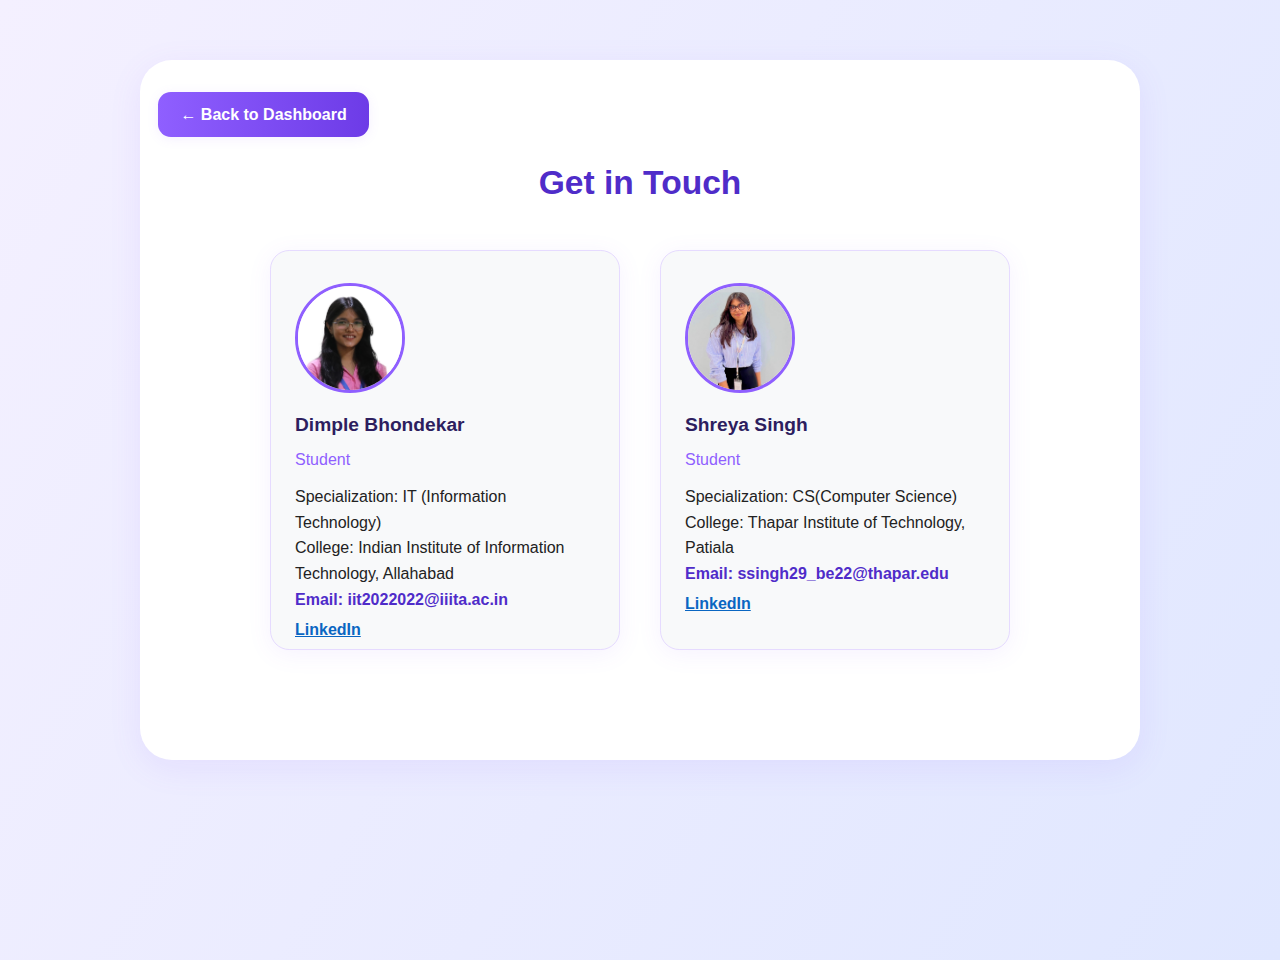
<file: templates/get_in_touch.html>
<!DOCTYPE html>
<html lang="en">
<head>
    <meta charset="UTF-8">
    <meta name="viewport" content="width=device-width, initial-scale=1.0">
    <title>Get in Touch - Dead Stock Intelligence</title>
    <link rel="stylesheet" href="/static/css/style.css">
    <style>
        body {
            background: linear-gradient(120deg, #f4f0ff 0%, #e0e7ff 100%);
            min-height: 100vh;
            font-family: 'Inter', Arial, sans-serif;
        }
        .get-in-touch-container {
            max-width: 1000px;
            margin: 60px auto;
            padding: 32px 18px;
            background: #fff;
            border-radius: 2rem;
            box-shadow: 0 8px 32px rgba(143,95,255,0.10);
            height: 700px;
        }
        .get-in-touch-title {
            text-align: center;
            font-size: 2.1rem;
            font-weight: 900;
            color: #4f2cc9;
            margin-bottom: 2.5rem;
        }
        .contact-cards-row {
            display: flex;
            gap: 2.5rem;
            justify-content: center;
            flex-wrap: wrap;
        }
        .contact-card {
            background: #f8f9fa;
            border-radius: 1.2rem;
            box-shadow: 0 4px 24px rgba(143,95,255,0.08);
            padding: 2rem 1.5rem 1.5rem 1.5rem;
            min-width: 250px;
            max-width: 350px;
            flex: 1 1 220px;
            display: flex;
            flex-direction: column;
            text-align: left;
            border: 1.5px solid #e6dbff;
            transition: box-shadow 0.2s, transform 0.2s;
            height: 400px;
        }
        .contact-card:hover {
            box-shadow: 0 8px 32px rgba(143,95,255,0.13);
            transform: translateY(-4px) scale(1.03);
        }
        .contact-photo {
            width: 110px;
            height: 110px;
            object-fit: cover;
            border-radius: 50%;
            margin-bottom: 1.1rem;
            border: 3px solid #8f5fff;
        }
        .contact-name {
            font-size: 1.2rem;
            font-weight: 700;
            color: #2d1e5f;
            margin-bottom: 0.4rem;
        }
        .contact-role {
            font-size: 1rem;
            color: #8f5fff;
            margin-bottom: 0.7rem;
        }
        .contact-details {
            font-size: 0.97rem;
            color: #5e4a8c;
            margin-bottom: 0.5rem;
        }
        .contact-email {
            color: #4f2cc9;
            font-weight: 600;
            text-decoration: none;
        }
        .contact-email:hover {
            text-decoration: underline;
        }
    </style>
</head>
<body>
    <div class="get-in-touch-container">
        <a href="/" class="back-dashboard-btn">← Back to Dashboard</a>
        <div class="get-in-touch-title">Get in Touch</div>
        <div class="contact-cards-row">
            <div class="contact-card">
                <img src="/static/impimages/contact1.jpg" alt="Person 1" class="contact-photo">
                <div class="contact-name">Dimple Bhondekar</div>
                <div class="contact-role">Student</div>
                <div class="contact-specialization">Specialization: IT (Information Technology)</div>
                <div class="contact-college">College: Indian Institute of Information Technology, Allahabad</div>
                <a href="mailto:iit2022022@iiita.ac.in" class="contact-email">Email: iit2022022@iiita.ac.in</a>
                <a href="https://www.linkedin.com/in/dimplebhondekar-146b81256/" class="contact-linkedin" target="_blank" style="display:inline-block;margin-top:0.3rem;color:#0a66c2;font-weight:600;"><i class="fab fa-linkedin"></i> LinkedIn</a>
            </div>
            <div class="contact-card">
                <img src="/static/impimages/contact2.jpg" alt="Person 2" class="contact-photo">
                <div class="contact-name">Shreya Singh</div>
                <div class="contact-role">Student</div>
                <div class="contact-specialization">Specialization: CS(Computer Science)</div>
                <div class="contact-college">College: Thapar Institute of Technology, Patiala</div>
                <a href="mailto:ssingh29_be22@thapar.edu" class="contact-email">Email: ssingh29_be22@thapar.edu</a>
                <a href="https://www.linkedin.com/in/shreyasingh1904/" class="contact-linkedin" target="_blank" style="display:inline-block;margin-top:0.3rem;color:#0a66c2;font-weight:600;"><i class="fab fa-linkedin"></i> LinkedIn</a>
            </div>
        </div>
    </div>
    <style>
    .back-dashboard-btn {
        display: inline-block;
        margin-bottom: 1.2rem;
        background: linear-gradient(90deg, #8f5fff 0%, #6d3be7 100%);
        color: #fff;
        border: none;
        border-radius: 0.8rem;
        padding: 0.6rem 1.4rem;
        font-size: 1rem;
        font-weight: 600;
        text-decoration: none;
        box-shadow: 0 2px 12px rgba(143,95,255,0.10);
        transition: background 0.2s, color 0.2s;
    }
    .back-dashboard-btn:hover {
        background: #6d3be7;
        color: #fff;
        text-decoration: underline;
    }
    </style>
</body>
</html>
</file>
<file: static/css/style.css>
/* --- PHOTOGENIX COLOR PALETTE APPLIED --- */
* {
    margin: 0;
    padding: 0;
    box-sizing: border-box;
}

body {
    font-family: 'Inter', 'Segoe UI', Tahoma, Geneva, Verdana, sans-serif;
    line-height: 1.6;
    color: #222;
    background: linear-gradient(120deg, #f8f6ff 0%, #faf8ff 100%);
    min-height: 100vh;
}

.container {
    max-width: 1400px;
    margin: 0 auto;
    padding: 20px;
}

/* Header */
.header {
    text-align: center;
    color: #2d1e5f;
    margin-bottom: 30px;
    padding: 30px 0;
    background: linear-gradient(120deg, #ede6ff 0%, #e3d6ff 100%);
    border-radius: 1.5rem;
    box-shadow: 0 8px 32px rgba(143,95,255,0.07);
}

.header h1 {
    font-size: 2.5rem;
    margin-bottom: 10px;
    text-shadow: 0 2px 12px rgba(143,95,255,0.08);
    font-weight: 800;
    color: #2d1e5f;
}

.header p {
    font-size: 1.2rem;
    opacity: 0.95;
    font-weight: 500;
    color: #5e4a8c;
}

/* Location Selector */
.location-selector {
    background: #fff;
    padding: 25px;
    border-radius: 15px;
    margin-bottom: 30px;
    box-shadow: 0 8px 25px rgba(143,95,255,0.07);
    text-align: center;
    border: 1px solid #f4f0ff;
}

.location-selector label {
    font-weight: 600;
    margin-right: 15px;
    color: #2d1e5f;
    font-size: 16px;
}

.location-selector select {
    padding: 12px 20px;
    border: 2px solid #f4f0ff;
    border-radius: 10px;
    font-size: 16px;
    background: #fff;
    cursor: pointer;
    transition: all 0.3s ease;
    box-shadow: 0 2px 8px rgba(143,95,255,0.07);
}

.location-selector select:focus {
    outline: none;
    border-color: #8f5fff;
    box-shadow: 0 4px 12px rgba(143,95,255,0.13);
    transform: translateY(-1px);
}

/* Stats Dashboard */
.stats-dashboard {
    display: grid;
    grid-template-columns: repeat(auto-fit, minmax(200px, 1fr));
    gap: 25px;
    margin-bottom: 30px;
}

.stat-card {
    background: #fff;
    padding: 30px 25px;
    border-radius: 15px;
    text-align: center;
    box-shadow: 0 8px 25px rgba(143,95,255,0.07);
    transition: all 0.3s ease;
    border: 1px solid #f4f0ff;
    position: relative;
    overflow: hidden;
}

.stat-card::before {
    content: '';
    position: absolute;
    top: 0;
    left: 0;
    right: 0;
    height: 4px;
    background: linear-gradient(90deg, #a18fff, #8f5fff);
}

.stat-card:hover {
    transform: translateY(-8px);
    box-shadow: 0 15px 35px rgba(143,95,255,0.13);
}

.stat-card i {
    font-size: 2.8rem;
    margin-bottom: 15px;
    color: #8f5fff;
    filter: drop-shadow(0 2px 4px #a18fff33);
}

.stat-card h3 {
    font-size: 1.1rem;
    margin-bottom: 10px;
    color: #5e4a8c;
    font-weight: 600;
}

.stat-card p {
    font-size: 2rem;
    font-weight: 700;
    color: #2d1e5f;
    text-shadow: 0 1px 2px rgba(143,95,255,0.08);
}

.stat-card.dead i { color: #6d3be7; }
.stat-card.at-risk i { color: #ffd47a; }
.stat-card.healthy i { color: #2ed573; }
.stat-card.rescue i { color: #a18fff; }

/* Analysis Section */
.analysis-section {
    background: #fff;
    padding: 35px;
    border-radius: 15px;
    margin-bottom: 30px;
    box-shadow: 0 8px 25px rgba(143,95,255,0.07);
    border: 1px solid #f4f0ff;
}

.analysis-section h2 {
    color: #2d1e5f;
    margin-bottom: 25px;
    display: flex;
    align-items: center;
    gap: 12px;
    font-weight: 800;
    font-size: 1.5rem;
}

.product-form {
    display: flex;
    flex-direction: column;
    gap: 25px;
}

.form-row {
    display: grid;
    grid-template-columns: repeat(auto-fit, minmax(250px, 1fr));
    gap: 25px;
}

.form-group {
    display: flex;
    flex-direction: column;
}

.form-group label {
    font-weight: 600;
    margin-bottom: 10px;
    color: #5e4a8c;
    font-size: 14px;
    text-transform: uppercase;
    letter-spacing: 0.5px;
}

.form-group input,
.form-group select {
    padding: 15px;
    border: 2px solid #f4f0ff;
    border-radius: 10px;
    font-size: 16px;
    transition: all 0.3s ease;
    background: #faf8ff;
    box-shadow: 0 2px 8px rgba(143,95,255,0.07);
}

.form-group input:focus,
.form-group select:focus {
    outline: none;
    border-color: #8f5fff;
    background: #fff;
    box-shadow: 0 4px 12px rgba(143,95,255,0.13);
    transform: translateY(-1px);
}

.btn-primary {
    background: linear-gradient(90deg, #a18fff 0%, #8f5fff 100%);
    color: #fff;
    padding: 18px 35px;
    border: none;
    border-radius: 12px;
    font-size: 16px;
    font-weight: 700;
    cursor: pointer;
    transition: all 0.3s ease;
    display: inline-flex;
    align-items: center;
    gap: 12px;
    justify-content: center;
    box-shadow: 0 6px 20px rgba(143,95,255,0.13);
    text-transform: uppercase;
    letter-spacing: 0.5px;
}

.btn-primary:hover {
    transform: translateY(-3px);
    box-shadow: 0 10px 25px rgba(143,95,255,0.18);
    background: linear-gradient(90deg, #8f5fff 0%, #6d3be7 100%);
}

.btn-primary:active {
    transform: translateY(-1px);
    box-shadow: 0 5px 15px rgba(143,95,255,0.10);
}

/* Results Section */
.results-section {
    background: #fff;
    padding: 35px;
    border-radius: 15px;
    margin-bottom: 30px;
    box-shadow: 0 8px 25px rgba(143,95,255,0.07);
    border: 1px solid #f4f0ff;
}

.results-section h2 {
    color: #2d1e5f;
    margin-bottom: 25px;
    display: flex;
    align-items: center;
    font-weight: 800;
}

.result-card {
    margin-bottom: 30px;
    padding: 30px;
    border: 2px solid #f4f0ff;
    border-radius: 15px;
    transition: all 0.3s ease;
    background: #faf8ff;
    box-shadow: 0 4px 15px rgba(143,95,255,0.07);
}

.result-card:hover {
    border-color: #8f5fff;
    background: #faf8ff;
    box-shadow: 0 8px 25px rgba(143,95,255,0.13);
    transform: translateY(-2px);
}

.result-card h3 {
    color: #2d1e5f;
    margin-bottom: 20px;
    display: flex;
    align-items: center;
    gap: 12px;
    font-weight: 600;
    font-size: 1.3rem;
}

/* Gauge Styles */
.gauge-container {
    text-align: center;
}

.gauge {
    position: relative;
    width: 150px;
    height: 150px;
    margin: 0 auto 15px;
    border-radius: 50%;
    background: conic-gradient(#f4f0ff 0deg, #f4f0ff 180deg, transparent 180deg);
    display: flex;
    align-items: center;
    justify-content: center;
    box-shadow: 0 4px 15px rgba(143,95,255,0.13);
}

.gauge-fill {
    position: absolute;
    top: 0;
    left: 0;
    width: 100%;
    height: 100%;
    border-radius: 50%;
    background: conic-gradient(#8f5fff 0deg, #8f5fff 0deg, transparent 0deg);
    transition: background 0.5s ease;
}

.gauge.healthy .gauge-fill {
    background: conic-gradient(#2ed573 0deg, #2ed573 0deg, transparent 0deg);
}

.gauge.at-risk .gauge-fill {
    background: conic-gradient(#ffd47a 0deg, #ffd47a 0deg, transparent 0deg);
}

.gauge.dead .gauge-fill {
    background: conic-gradient(#6d3be7 0deg, #6d3be7 0deg, transparent 0deg);
}

.gauge-text {
    font-size: 1.5rem;
    font-weight: bold;
    color: #2d1e5f;
    z-index: 1;
}

.gauge-label {
    font-weight: bold;
    color: #5e4a8c;
}

/* Recommendations */
.recommendations-list {
    display: flex;
    flex-direction: column;
    gap: 20px;
}

.recommendation-item {
    padding: 25px;
    border-radius: 12px;
    border-left: 5px solid #8f5fff;
    background: #faf8ff;
    transition: all 0.3s ease;
    box-shadow: 0 4px 15px rgba(143,95,255,0.07);
    border: 1px solid #f4f0ff;
}

.recommendation-item:hover {
    transform: translateX(8px);
    box-shadow: 0 8px 25px rgba(143,95,255,0.13);
    background: #faf8ff;
}

.recommendation-item:focus,
.recommendation-item:active {
    background: #faf8ff !important;
    outline: none;
}

.recommendation-item.festival {
    border-left: 5px solid #ffd47a;
}

.recommendation-item.discount {
    border-left: 5px solid #2ed573;
}

.recommendation-item.bundle {
    border-left: 5px solid #a18fff;
}

/* Bundle Section */
.bundle-section {
    background: #fff;
    padding: 35px;
    border-radius: 15px;
    margin-bottom: 30px;
    box-shadow: 0 8px 25px rgba(143,95,255,0.07);
    border: 1px solid #f4f0ff;
}

.bundle-section h2 {
    color: #2d1e5f;
    margin-bottom: 25px;
    display: flex;
    align-items: center;
    gap: 12px;
    font-weight: 800;
    font-size: 1.5rem;
}

.bundle-form {
    display: flex;
    flex-direction: column;
    gap: 25px;
}

/* Bundle Results */
.bundle-results {
    background: #fff;
    padding: 35px;
    border-radius: 15px;
    margin-bottom: 30px;
    box-shadow: 0 8px 25px rgba(143,95,255,0.07);
    border-left: 5px solid #800080;
    border: 1px solid #f4f0ff;
}

.bundle-results h3 {
    color: #800080;
    margin-bottom: 20px;
    display: flex;
    align-items: center;
    gap: 12px;
    font-weight: 600;
    font-size: 1.3rem;
}

.bundle-details {
    display: grid;
    grid-template-columns: repeat(auto-fit, minmax(300px, 1fr));
    gap: 20px;
}

.bundle-summary > div {
    padding: 15px;
    background: #f8f9fa;
    border-radius: 8px;
    margin-bottom: 15px;
}

.bundle-summary h4 {
    color: #2d1e5f;
    margin-bottom: 10px;
}

.bundle-summary p {
    margin-bottom: 5px;
    color: #5e4a8c;
}



/* Shopkeeper Section */
.shopkeeper-section {
    background: #fff;
    padding: 30px;
    border-radius: 10px;
    margin-bottom: 30px;
    box-shadow: 0 4px 6px rgba(0,0,0,0.1);
}

.shopkeeper-section h2 {
    color: #2d1e5f;
    margin-bottom: 25px;
    display: flex;
    align-items: center;
    gap: 10px;
}

.shopkeeper-grid {
    display: grid;
    grid-template-columns: repeat(auto-fill, minmax(300px, 1fr));
    gap: 20px;
}

.shopkeeper-card {
    border: 2px solid #f4f0ff;
    border-radius: 15px;
    overflow: hidden;
    transition: all 0.3s ease;
    background: #fff;
    box-shadow: 0 8px 20px rgba(143,95,255,0.07);
    position: relative;
}

.shopkeeper-card::before {
    content: '';
    position: absolute;
    top: 0;
    left: 0;
    right: 0;
    height: 4px;
    background: linear-gradient(90deg, #8f5fff, #a18fff, #ffd47a);
    transform: scaleX(0);
    transition: transform 0.3s ease;
}

.shopkeeper-card:hover {
    transform: translateY(-8px);
    box-shadow: 0 15px 30px rgba(143,95,255,0.13);
    border-color: #8f5fff;
}

.shopkeeper-card:hover::before {
    transform: scaleX(1);
}

.shopkeeper-header {
    padding: 25px;
    background: linear-gradient(135deg, #8f5fff 0%, #a18fff 50%, #ffd47a 100%);
    color: #fff;
    display: flex;
    justify-content: space-between;
    align-items: center;
    position: relative;
    overflow: hidden;
}

.shopkeeper-header::before {
    content: '';
    position: absolute;
    top: 0;
    left: 0;
    right: 0;
    bottom: 0;
    background: linear-gradient(45deg, transparent 30%, rgba(255, 255, 255, 0.1) 50%, transparent 70%);
    animation: shimmer 3s infinite;
}

.shopkeeper-header h4 {
    margin: 0;
    font-size: 1.2rem;
}

.category-badge {
    background: rgba(255,255,255,0.2);
    padding: 4px 12px;
    border-radius: 15px;
    font-size: 0.9rem;
    text-transform: capitalize;
}

.shopkeeper-body {
    padding: 20px;
}

.shopkeeper-body > div {
    margin-bottom: 15px;
}

.shopkeeper-body strong {
    color: #2d1e5f;
    display: block;
    margin-bottom: 8px;
}

.specialty-tags,
.partner-tags {
    display: flex;
    flex-wrap: wrap;
    gap: 8px;
}

.tag {
    background: #f0f0f0;
    color: #5e4a8c;
    padding: 4px 8px;
    border-radius: 12px;
    font-size: 0.8rem;
    text-transform: capitalize;
}

.tag.partner {
    background: #e8f5e8;
    color: #27ae60;
}

/* Analytics Section */
.analytics-section {
    background: #fff;
    padding: 35px;
    border-radius: 15px;
    margin-bottom: 30px;
    box-shadow: 0 8px 25px rgba(143,95,255,0.07);
    border: 2px solid #f4f0ff;
}

.analytics-section h2 {
    color: #2d1e5f;
    margin-bottom: 25px;
    display: flex;
    align-items: center;
    gap: 10px;
}

.analytics-grid {
    display: grid;
    grid-template-columns: repeat(auto-fit, minmax(300px, 1fr));
    gap: 20px;
}

.analytics-card {
    border: 2px solid #f4f0ff;
    border-radius: 15px;
    padding: 25px;
    transition: all 0.3s ease;
    background: #faf8ff;
    box-shadow: 0 4px 15px rgba(143,95,255,0.07);
}

.analytics-card:hover {
    border-color: #8f5fff;
    transform: translateY(-3px);
    box-shadow: 0 8px 20px rgba(143,95,255,0.13);
}

.analytics-card h4 {
    color: #2d1e5f;
    margin-bottom: 15px;
    border-bottom: 2px solid #f0f0f0;
    padding-bottom: 10px;
}

.metrics-grid {
    display: grid;
    grid-template-columns: repeat(auto-fit, minmax(120px, 1fr));
    gap: 15px;
}

.metric {
    text-align: center;
    padding: 15px;
    background: #f8f9fa;
    border-radius: 8px;
}

.metric-value {
    display: block;
    font-size: 1.5rem;
    font-weight: bold;
    color: #8f5fff;
    margin-bottom: 5px;
    text-shadow: 1px 1px 2px rgba(0, 0, 0, 0.1);
}

.metric-label {
    font-size: 0.9rem;
    color: #5e4a8c;
}

.popular-bundles {
    display: flex;
    flex-direction: column;
    gap: 10px;
}

.popular-bundle {
    display: flex;
    justify-content: space-between;
    align-items: center;
    padding: 10px;
    background: #f8f9fa;
    border-radius: 5px;
}

.festival-name {
    font-weight: bold;
    color: #2d1e5f;
    text-transform: capitalize;
}

.bundle-count {
    color: #8f5fff;
    font-weight: bold;
    text-shadow: 1px 1px 2px rgba(0, 0, 0, 0.1);
}

/* Utility Classes */
.no-data {
    text-align: center;
    color: #5e4a8c;
    font-style: italic;
    padding: 20px;
}

/* Festival Dashboard Styles */

/* Basic Festival Card Styles */
.festival-card {
    background: #fff;
    border-radius: 1.2rem;
    box-shadow: 0 4px 24px rgba(143,95,255,0.08);
    padding: 1.1rem 1.1rem 0.7rem 1.1rem;
    min-width: 220px;
    max-width: 340px;
    flex: 1 1 220px;
    display: flex;
    flex-direction: column;
    align-items: flex-start;
    text-align: left;
    border: 1.5px solid #ede6ff;
    transition: box-shadow 0.2s, transform 0.2s;
    margin-bottom: 1.5rem;
    color: #2d1e5f;
}

.festival-card:hover {
    box-shadow: 0 8px 32px rgba(143,95,255,0.13);
    transform: translateY(-4px) scale(1.03);
}

.festival-header {
    width: 100%;
    display: flex;
    justify-content: space-between;
    align-items: flex-start;
    background: none;
    box-shadow: none;
    padding: 0;
    margin-bottom: 0.7rem;
}

.festival-header h4 {
    margin: 0;
    color: #2d1e5f;
    font-size: 1.15rem;
    font-weight: 800;
    letter-spacing: 0.5px;
    text-shadow: none;
}

.festival-date {
    font-size: 0.95rem;
    color: #5e4a8c;
    font-weight: 600;
    margin-left: 1rem;
}

.festival-description {
    color: #5e4a8c;
    margin-bottom: 0.7rem;
    font-size: 1rem;
    line-height: 1.5;
}

.festival-meta {
    display: flex;
    justify-content: space-between;
    align-items: center;
    margin-bottom: 15px;
}

.days-until {
    color: #2d1e5f;
    font-weight: bold;
    font-size: 1.08rem;
    margin-bottom: 0.5rem;
}

.festival-category,
.shopping-period {
    color: #5e4a8c;
    font-size: 0.95rem;
    margin-bottom: 0.5rem;
}

.festival-card .badge,
.festival-card .regional-badge {
    border: 1.5px solid #ede6ff;
    color: #fff;
    background: linear-gradient(90deg, #a18fff 0%, #ffd47a 100%);
    border-radius: 1rem;
    padding: 0.2rem 0.8rem;
    font-weight: 700;
    font-size: 0.85rem;
    display: inline-block;
    margin-left: 0.5rem;
    box-shadow: 0 2px 8px #ffd47a33;
    letter-spacing: 0.5px;
    text-shadow: none;
}

.festival-actions {
    text-align: right;
}

.btn-insights {
    background: linear-gradient(90deg, #a18fff 0%, #8f5fff 100%);
    color: #fff;
    border: none;
    padding: 12px 20px;
    border-radius: 10px;
    cursor: pointer;
    font-size: 0.95rem;
    font-weight: 700;
    transition: all 0.3s ease;
    box-shadow: 0 4px 12px rgba(143,95,255,0.13);
    text-transform: uppercase;
    letter-spacing: 0.5px;
    margin-top: 1rem;
    align-self: flex-start;
}

.btn-insights:hover {
    background: linear-gradient(90deg, #8f5fff 0%, #6d3be7 100%);
}

.festivals-header {
    background: linear-gradient(135deg, #8f5fff 0%, #a18fff 100%);
    color: #fff;
    padding: 20px 25px;
    border-radius: 15px 15px 0 0;
    margin-bottom: 20px;
    text-align: center;
    box-shadow: 0 4px 15px rgba(143,95,255,0.13);
}

.festivals-header h3 {
    margin: 0;
    font-size: 1.2rem;
    font-weight: 600;
}
.festival-dashboard {
    background: linear-gradient(120deg, #1a1333 0%, #2c1957 40%, #5a3fa0 80%, #ffd47a 120%);
    border-radius: 20px;
    padding: 35px;
    margin: 30px 0;
    box-shadow: 0 8px 40px rgba(143,95,255,0.18);
    position: relative;
    overflow: hidden;
    animation: dashboardBgMove 12s ease-in-out infinite alternate;
}
@keyframes dashboardBgMove {
    0% { background-position: 0% 50%; }
    100% { background-position: 100% 50%; }
}
.festival-dashboard h2 {
    color: #fff;
    font-size: 2.7rem;
    font-weight: 900;
    letter-spacing: 2px;
    margin-bottom: 2.5rem;
    text-shadow: 0 8px 32px rgba(0,0,0,0.18);
    display: flex;
    align-items: center;
    gap: 1.2rem;
    background: linear-gradient(90deg, #ffd47a 0%, #4f3292 100%);
    -webkit-background-clip: text;
    -webkit-text-fill-color: transparent;
    background-clip: text;
}
.festival-controls .control-group {
    background: rgba(255,255,255,0.25);
    border-radius: 1.2rem;
    padding: 1.2rem 2.2rem;
    box-shadow: 0 2px 16px rgba(143,95,255,0.10);
    transition: background 0.2s, box-shadow 0.2s;
    backdrop-filter: blur(8px);
}
.festival-controls .control-group:hover {
    background: rgba(255,255,255,0.38);
    box-shadow: 0 4px 24px rgba(143,95,255,0.13);
}
.festival-controls select:focus {
    box-shadow: 0 0 0 2px #ffd47a;
    background: #f3e6ff;
}
.festival-categories h3 {
    color: #fff;
    margin-bottom: 20px;
    font-size: 1.5em;
}

.categories-grid {
    display: grid;
    grid-template-columns: repeat(auto-fit, minmax(250px, 1fr));
    gap: 20px;
    margin-bottom: 30px;
}

.category-card {
    background: rgba(255,255,255,0.22);
    border-radius: 1.5rem;
    box-shadow: 0 8px 32px 0 rgba(143,95,255,0.18), 0 1.5px 8px 0 #ffd47a33;
    padding: 2rem 1.5rem;
    display: flex;
    flex-direction: column;
    align-items: center;
    position: relative;
    overflow: hidden;
    border-top: 6px solid #a18fff;
    border-right: 2px solid #ffd47a44;
    border-left: 2px solid #8f5fff22;
    transition: transform 0.35s cubic-bezier(.4,2,.6,1), box-shadow 0.35s, border-top 0.35s, background 0.35s;
    cursor: pointer;
    backdrop-filter: blur(14px);
    animation: cardFadeInUp 0.7s cubic-bezier(.4,2,.6,1);
}
@keyframes cardFadeInUp {
    from { opacity: 0; transform: translateY(40px) scale(0.97); }
    to { opacity: 1; transform: translateY(0) scale(1); }
}
.category-card:hover {
    transform: translateY(-12px) scale(1.06) rotate(-1.5deg);
    box-shadow: 0 20px 48px 0 #ffd47a55, 0 4px 24px #8f5fff33;
    border-top: 6px solid #ffd47a;
    background: rgba(255,255,255,0.38);
}
.category-count {
    font-size: 2.4rem;
    font-weight: 900;
    color: #ffd47a;
    margin-bottom: 0.7rem;
    text-shadow: 0 2px 12px #8f5fff33, 0 1px 0 #fff;
}
.category-festivals {
    font-size: 0.9em;
    color: #5e4a8c;
    line-height: 1.4;
}

/* All Festivals List */
.all-festivals-section h3 {
    color: #fff;
    margin-bottom: 20px;
    font-size: 1.5em;
}

.festivals-list {
    display: grid;
    grid-template-columns: repeat(auto-fit, minmax(300px, 1fr));
    gap: 20px;
    margin-bottom: 30px;
}

.festival-card-comprehensive {
    background: rgba(255, 255, 255, 0.95);
    border-radius: 12px;
    padding: 20px;
    transition: all 0.3s ease;
    cursor: pointer;
    border-left: 4px solid #667eea;
    position: relative;
    overflow: hidden;
}

.festival-card-comprehensive:hover {
    transform: translateY(-3px);
    box-shadow: 0 8px 20px rgba(0, 0, 0, 0.15);
}

.festival-card-comprehensive.regional {
    border-left-color: #8f5fff;
}

.festival-card-comprehensive.urgent {
    border-left-color: #6d3be7;
    background: linear-gradient(135deg, rgba(109,59,231,0.1) 0%, rgba(255, 255, 255, 0.95) 100%);
}

.festival-card-comprehensive.critical {
    border-left-color: #ff3838;
    background: linear-gradient(135deg, rgba(255, 56, 56, 0.15) 0%, rgba(255, 255, 255, 0.95) 100%);
    animation: pulse 2s infinite;
}

@keyframes pulse {
    0% { box-shadow: 0 0 0 0 rgba(255, 56, 56, 0.4); }
    70% { box-shadow: 0 0 0 10px rgba(255, 56, 56, 0); }
    100% { box-shadow: 0 0 0 0 rgba(255, 56, 56, 0); }
}

.festival-header-comprehensive {
    display: flex;
    justify-content: space-between;
    align-items: flex-start;
    margin-bottom: 15px;
}

.festival-name-comprehensive {
    font-size: 1.2em;
    font-weight: bold;
    color: #2d1e5f;
    margin-bottom: 5px;
}

.festival-date-comprehensive {
    font-size: 0.9em;
    color: #5e4a8c;
}

.festival-days-comprehensive {
    background: #667eea;
    color: #fff;
    padding: 5px 12px;
    border-radius: 20px;
    font-size: 0.8em;
    font-weight: bold;
}

.festival-days-comprehensive.urgent {
    background: #8f5fff;
}

.festival-days-comprehensive.critical {
    background: #ff3838;
    animation: pulse 1.5s infinite;
}

.festival-category-badge {
    background: #f1f2f6;
    color: #2d1e5f;
    padding: 3px 8px;
    border-radius: 12px;
    font-size: 0.7em;
    font-weight: bold;
    text-transform: uppercase;
}

.festival-description-comprehensive {
    color: #5e4a8c;
    font-size: 0.9em;
    line-height: 1.4;
    margin-bottom: 15px;
}

.festival-meta-comprehensive {
    display: flex;
    justify-content: space-between;
    align-items: center;
    font-size: 0.8em;
    color: #888;
}

.festival-trending-keywords {
    display: flex;
    flex-wrap: wrap;
    gap: 5px;
    margin-top: 10px;
}

.trending-keyword {
    background: #e3f2fd;
    color: #1976d2;
    padding: 2px 6px;
    border-radius: 8px;
    font-size: 0.7em;
}

/* Festival Insights Panel */
.festival-insights-panel {
    background: rgba(255, 255, 255, 0.95);
    border-radius: 12px;
    padding: 25px;
    margin: 30px 0;
    box-shadow: 0 5px 15px rgba(0, 0, 0, 0.1);
}

.festival-insights-panel h3 {
    color: #2d1e5f;
    margin-bottom: 20px;
    font-size: 1.5em;
}

.insights-content {
    display: grid;
    grid-template-columns: repeat(auto-fit, minmax(300px, 1fr));
    gap: 20px;
}

.insight-section {
    background: #f8f9fa;
    border-radius: 8px;
    padding: 15px;
    border-left: 4px solid #667eea;
}

.insight-section h4 {
    color: #2d1e5f;
    margin-bottom: 10px;
    font-size: 1.1em;
}

.insight-list {
    list-style: none;
    padding: 0;
}

.insight-list li {
    padding: 5px 0;
    color: #5e4a8c;
    font-size: 0.9em;
    border-bottom: 1px solid #eee;
}

.insight-list li:last-child {
    border-bottom: none;
}

.trending-data-item {
    background: #f8f9fa;
    border-radius: 8px;
    padding: 15px;
    margin-bottom: 15px;
}

.trending-data-item h4 {
    color: #2d1e5f;
    margin-bottom: 10px;
}

.search-volume {
    font-size: 1.5em;
    font-weight: bold;
    color: #667eea;
    margin-bottom: 10px;
}

.trending-products-list {
    display: flex;
    flex-wrap: wrap;
    gap: 8px;
    margin-top: 10px;
}

.trending-product {
    background: #e3f2fd;
    color: #1976d2;
    padding: 4px 8px;
    border-radius: 12px;
    font-size: 0.8em;
}



/* Category Modal Styles */
.category-modal {
    position: fixed;
    top: 0;
    left: 0;
    width: 100%;
    height: 100%;
    background: rgba(0, 0, 0, 0.8);
    display: none;
    justify-content: center;
    align-items: center;
    z-index: 1000;
    padding: 20px;
}

.modal-content {
    background: white;
    border-radius: 15px;
    max-width: 90%;
    max-height: 90%;
    overflow: hidden;
    box-shadow: 0 20px 40px rgba(0, 0, 0, 0.3);
    animation: modalSlideIn 0.3s ease-out;
}

@keyframes modalSlideIn {
    from {
        opacity: 0;
        transform: translateY(-50px) scale(0.9);
    }
    to {
        opacity: 1;
        transform: translateY(0) scale(1);
    }
}

.modal-header {
    background: linear-gradient(135deg, #667eea 0%, #764ba2 100%);
    color: white;
    padding: 20px 25px;
    display: flex;
    justify-content: space-between;
    align-items: center;
}

.modal-header h3 {
    margin: 0;
    font-size: 1.5em;
    font-weight: 600;
}

.close-btn {
    background: none;
    border: none;
    color: white;
    font-size: 2em;
    cursor: pointer;
    padding: 0;
    width: 40px;
    height: 40px;
    display: flex;
    align-items: center;
    justify-content: center;
    border-radius: 50%;
    transition: all 0.3s ease;
}

.close-btn:hover {
    background: rgba(255, 255, 255, 0.2);
    transform: scale(1.1);
}

.modal-body {
    padding: 25px;
    max-height: 70vh;
    overflow-y: auto;
}

.category-festivals-grid {
    display: grid;
    grid-template-columns: repeat(auto-fit, minmax(350px, 1fr));
    gap: 20px;
}

/* Enhanced festival card styles for modal */
.category-festivals-grid .festival-card-comprehensive {
    background: #f8f9fa;
    border: 1px solid #e9ecef;
    transition: all 0.3s ease;
}

.category-festivals-grid .festival-card-comprehensive:hover {
    background: white;
    box-shadow: 0 8px 25px rgba(0, 0, 0, 0.15);
    transform: translateY(-3px);
}

.category-festivals-grid .festival-card-comprehensive.regional {
    border-left: 4px solid #8f5fff;
    background: linear-gradient(135deg, rgba(143,95,255,0.05) 0%, #f8f9fa 100%);
}

.category-festivals-grid .festival-card-comprehensive.urgent {
    border-left: 4px solid #6d3be7;
    background: linear-gradient(135deg, rgba(109,59,231,0.1) 0%, #f8f9fa 100%);
}

.category-festivals-grid .festival-card-comprehensive.critical {
    border-left: 4px solid #ff3838;
    background: linear-gradient(135deg, rgba(255, 56, 56, 0.15) 0%, #f8f9fa 100%);
    animation: pulse 2s infinite;
}

/* Responsive modal */
@media (max-width: 768px) {
    .modal-content {
        max-width: 95%;
        max-height: 95%;
    }
    
    .modal-header {
        padding: 15px 20px;
    }
    
    .modal-header h3 {
        font-size: 1.2em;
    }
    
    .modal-body {
        padding: 15px;
    }
    
    .category-festivals-grid {
        grid-template-columns: 1fr;
    }
}

/* Responsive Design */
@media (max-width: 768px) {
    .container {
        padding: 10px;
    }
    
    .header h1 {
        font-size: 2rem;
    }
    
    .stats-dashboard {
        grid-template-columns: repeat(2, 1fr);
    }
    
    .form-row {
        grid-template-columns: 1fr;
    }
    
    .calendar-grid,
    .shopkeeper-grid,
    .analytics-grid {
        grid-template-columns: 1fr;
    }
    
    .recommendation-header {
        flex-direction: column;
        align-items: flex-start;
        gap: 10px;
    }
    
    .festival-meta {
        flex-direction: column;
        gap: 5px;
    }

    .festival-controls {
        flex-direction: column;
        align-items: center;
    }
    
    .control-group {
        width: 100%;
        max-width: 250px;
    }
    
    .categories-grid {
        grid-template-columns: 1fr;
    }
    
    .festivals-list {
        grid-template-columns: 1fr;
    }
    
    .insights-content {
        grid-template-columns: 1fr;
    }
    

}

@media (max-width: 480px) {
    .stats-dashboard {
        grid-template-columns: 1fr;
    }
    
    .header h1 {
        font-size: 1.5rem;
    }
    
    .header p {
        font-size: 1rem;
    }
} 

/* Seller Recommendations */
.seller-recommendations {
    background: linear-gradient(135deg, #667eea 0%, #764ba2 100%);
    border-radius: 15px;
    padding: 30px;
    margin: 30px 0;
    color: white;
    box-shadow: 0 10px 30px rgba(0, 0, 0, 0.2);
}

.seller-recommendations h3 {
    color: white;
    margin-bottom: 20px;
    font-size: 1.5rem;
    text-align: center;
}

.seller-recommendations-content {
    display: grid;
    grid-template-columns: repeat(auto-fit, minmax(300px, 1fr));
    gap: 20px;
    margin-top: 20px;
}

.seller-card {
    background: rgba(255, 255, 255, 0.1);
    border-radius: 12px;
    padding: 20px;
    backdrop-filter: blur(10px);
    border: 1px solid rgba(255, 255, 255, 0.2);
    transition: transform 0.3s ease, box-shadow 0.3s ease;
}

.seller-card:hover {
    transform: translateY(-5px);
    box-shadow: 0 15px 35px rgba(0, 0, 0, 0.3);
}

.seller-header {
    display: flex;
    justify-content: space-between;
    align-items: center;
    margin-bottom: 15px;
}

.seller-name {
    font-size: 1.2rem;
    font-weight: 600;
    color: white;
}

.seller-rating {
    background: rgba(255, 255, 255, 0.2);
    padding: 5px 10px;
    border-radius: 20px;
    font-size: 0.9rem;
    font-weight: 600;
}

.seller-category {
    background: rgba(255, 255, 255, 0.15);
    padding: 5px 12px;
    border-radius: 15px;
    font-size: 0.8rem;
    margin-bottom: 10px;
    display: inline-block;
    text-transform: capitalize;
}

.seller-specialties {
    margin: 10px 0;
    font-size: 0.9rem;
    opacity: 0.9;
}

.seller-specialties strong {
    color: #ffd700;
}

.seller-contact {
    background: rgba(255, 255, 255, 0.2);
    padding: 8px 12px;
    border-radius: 8px;
    font-size: 0.9rem;
    margin: 10px 0;
    display: flex;
    align-items: center;
    gap: 8px;
}

.seller-contact i {
    color: #4CAF50;
}

.seller-benefits {
    margin-top: 15px;
}

.seller-benefits h5 {
    color: #ffd700;
    margin-bottom: 8px;
    font-size: 0.9rem;
}

.benefits-list {
    list-style: none;
    padding: 0;
    margin: 0;
}

.benefits-list li {
    padding: 3px 0;
    font-size: 0.85rem;
    opacity: 0.9;
    position: relative;
    padding-left: 15px;
}

.benefits-list li:before {
    content: "✓";
    position: absolute;
    left: 0;
    color: #4CAF50;
    font-weight: bold;
}

.collaboration-actions {
    margin-top: 20px;
    display: flex;
    gap: 10px;
    flex-wrap: wrap;
}

.collab-btn {
    background: rgba(255, 255, 255, 0.2);
    border: 1px solid rgba(255, 255, 255, 0.3);
    color: white;
    padding: 8px 16px;
    border-radius: 20px;
    font-size: 0.85rem;
    cursor: pointer;
    transition: all 0.3s ease;
    text-decoration: none;
    display: inline-flex;
    align-items: center;
    gap: 5px;
}

.collab-btn:hover {
    background: rgba(255, 255, 255, 0.3);
    transform: translateY(-2px);
    color: white;
    text-decoration: none;
}

.collab-btn.primary {
    background: linear-gradient(45deg, #4CAF50, #45a049);
    border-color: #4CAF50;
}

.collab-btn.primary:hover {
    background: linear-gradient(45deg, #45a049, #4CAF50);
}

.seller-message {
    text-align: center;
    font-size: 1.1rem;
    margin-bottom: 20px;
    padding: 15px;
    background: rgba(255, 255, 255, 0.1);
    border-radius: 10px;
    border-left: 4px solid #ffd700;
}

/* Responsive adjustments */
@media (max-width: 768px) {
    .seller-recommendations-content {
        grid-template-columns: 1fr;
    }
    
    .seller-card {
        margin-bottom: 15px;
    }
    
    .collaboration-actions {
        flex-direction: column;
    }
    
    .collab-btn {
        text-align: center;
        justify-content: center;
    }
} 

/* Discount Calculator Styles */
.health-summary {
    background: linear-gradient(135deg, #667eea 0%, #764ba2 100%);
    color: white;
}

.health-metrics {
    display: grid;
    grid-template-columns: repeat(auto-fit, minmax(200px, 1fr));
    gap: 20px;
    margin-top: 20px;
}

.metric {
    background: rgba(255, 255, 255, 0.1);
    padding: 15px;
    border-radius: 10px;
    text-align: center;
    backdrop-filter: blur(10px);
}

.metric-label {
    display: block;
    font-size: 0.9rem;
    opacity: 0.8;
    margin-bottom: 5px;
}

.metric-value {
    display: block;
    font-size: 1.5rem;
    font-weight: bold;
    color: #ffd700;
}

.discount-calculator {
    background: linear-gradient(135deg, #f093fb 0%, #f5576c 100%);
    color: white;
}

.discount-breakdown {
    background: rgba(255, 255, 255, 0.1);
    border-radius: 12px;
    padding: 20px;
    margin: 20px 0;
    backdrop-filter: blur(10px);
}

.discount-row {
    display: grid;
    grid-template-columns: 1fr 1fr;
    gap: 20px;
    margin-bottom: 15px;
}

.discount-row:last-child {
    margin-bottom: 0;
}

.discount-item {
    display: flex;
    justify-content: space-between;
    align-items: center;
    padding: 10px 15px;
    background: rgba(255, 255, 255, 0.1);
    border-radius: 8px;
}

.discount-item .label {
    font-weight: 500;
}

.discount-item .value {
    font-weight: bold;
    font-size: 1.1rem;
}

.discount-percentage {
    color: #4CAF50;
    background: rgba(76, 175, 80, 0.2);
    padding: 5px 10px;
    border-radius: 15px;
}

.savings {
    color: #ffd700;
}

.risk-score {
    color: #ff6b6b;
    background: rgba(255, 107, 107, 0.2);
    padding: 5px 10px;
    border-radius: 15px;
}

.revenue {
    color: #51cf66;
    background: rgba(81, 207, 102, 0.2);
    padding: 5px 10px;
    border-radius: 15px;
}

.status {
    color: #ffd700;
    background: rgba(255, 215, 0, 0.2);
    padding: 5px 10px;
    border-radius: 15px;
    text-transform: capitalize;
}

.discount-strategy {
    background: rgba(255, 255, 255, 0.1);
    border-radius: 10px;
    padding: 20px;
    margin-top: 20px;
}

.discount-strategy h4 {
    color: #ffd700;
    margin-bottom: 10px;
}

.sales-recommendations {
    background: linear-gradient(135deg, #4facfe 0%, #00f2fe 100%);
    color: white;
}

.recommendations-grid {
    display: grid;
    grid-template-columns: repeat(auto-fit, minmax(250px, 1fr));
    gap: 20px;
    margin-top: 20px;
}

.recommendation-item {
    background: rgba(255, 255, 255, 0.1);
    border-radius: 12px;
    padding: 20px;
    text-align: center;
    backdrop-filter: blur(10px);
    transition: transform 0.3s ease;
}

.recommendation-item:hover {
    transform: translateY(-5px);
}

.rec-icon {
    font-size: 2rem;
    margin-bottom: 10px;
}

.recommendation-item h4 {
    color: #ffd700;
    margin-bottom: 10px;
    font-size: 1.1rem;
}

.recommendation-item p {
    font-size: 0.9rem;
    opacity: 0.9;
    line-height: 1.4;
}

/* Responsive adjustments */
@media (max-width: 768px) {
    .health-metrics {
        grid-template-columns: 1fr;
    }
    
    .discount-row {
        grid-template-columns: 1fr;
        gap: 10px;
    }
    
    .recommendations-grid {
        grid-template-columns: 1fr;
    }
    
    .discount-item {
        flex-direction: column;
        text-align: center;
        gap: 5px;
    }
} 

/* Product Festival Opportunities Styles */
.opportunities-header {
    background: rgba(255, 255, 255, 0.1);
    border-radius: 10px;
    padding: 15px;
    margin-bottom: 20px;
    text-align: center;
}

.opportunities-header h4 {
    color: #ffd700;
    margin-bottom: 5px;
    font-size: 1.2rem;
}

.opportunities-header p {
    opacity: 0.8;
    font-size: 0.9rem;
}

.opportunity-details {
    margin-top: 10px;
}

.promotion-reason {
    background: rgba(255, 215, 0, 0.1);
    padding: 10px;
    border-radius: 8px;
    margin-bottom: 10px;
    border-left: 3px solid #ffd700;
}

.urgency-badge {
    padding: 4px 8px;
    border-radius: 12px;
    font-size: 0.8rem;
    font-weight: bold;
    text-transform: uppercase;
}

.urgency-badge.critical {
    background: rgba(255, 0, 0, 0.2);
    color: #ff4444;
}

.urgency-badge.urgent {
    background: rgba(255, 165, 0, 0.2);
    color: #ffa500;
}

.urgency-badge.normal {
    background: rgba(0, 255, 0, 0.2);
    color: #00ff00;
}

.trending-keywords {
    margin-top: 10px;
}

.keyword {
    display: inline-block;
    background: rgba(255, 255, 255, 0.2);
    padding: 3px 8px;
    border-radius: 12px;
    font-size: 0.8rem;
    margin: 2px;
}

.opportunities-summary {
    background: rgba(255, 255, 255, 0.1);
    border-radius: 10px;
    padding: 15px;
    margin-top: 20px;
    text-align: center;
}

.opportunities-summary p {
    margin: 5px 0;
    font-size: 0.9rem;
}

/* Login Link Styles */
.btn-login-link {
    background: rgba(255, 255, 255, 0.2);
    color: white;
    text-decoration: none;
    padding: 10px 20px;
    border-radius: 8px;
    border: 2px solid rgba(255, 255, 255, 0.3);
    transition: all 0.3s ease;
    font-weight: 500;
}

.btn-login-link:hover {
    background: rgba(255, 255, 255, 0.3);
    border-color: rgba(255, 255, 255, 0.5);
    color: white;
    text-decoration: none;
}

/* ===== SHOPKEEPER DASHBOARD STYLES ===== */

.shopkeeper-dashboard {
    background: white;
    padding: 35px;
    border-radius: 15px;
    margin-bottom: 30px;
    box-shadow: 0 8px 25px rgba(143,95,255,0.07);
    border: 2px solid #f4f0ff;
    position: relative;
    overflow: hidden;
}

.shopkeeper-dashboard::before {
    content: '';
    position: absolute;
    top: 0;
    left: 0;
    right: 0;
    height: 4px;
    background: linear-gradient(90deg, #8f5fff, #a18fff, #ffd47a);
}

.shopkeeper-dashboard h2 {
    color: #2d1e5f;
    margin-bottom: 25px;
    display: flex;
    align-items: center;
    gap: 12px;
    font-weight: 700;
    font-size: 1.8rem;
}

.shopkeeper-stats {
    display: grid;
    grid-template-columns: repeat(auto-fit, minmax(200px, 1fr));
    gap: 20px;
    margin-bottom: 30px;
}

.shopkeeper-stats .stat-card {
    background: linear-gradient(135deg, #8f5fff 0%, #a18fff 50%, #ffd47a 100%);
    color: #fff;
    padding: 30px;
    border-radius: 15px;
    text-align: center;
    box-shadow: 0 8px 20px rgba(143,95,255,0.13);
    transition: all 0.3s ease;
    position: relative;
    overflow: hidden;
}

.shopkeeper-stats .stat-card::before {
    content: '';
    position: absolute;
    top: 0;
    left: 0;
    right: 0;
    bottom: 0;
    background: linear-gradient(45deg, transparent 30%, rgba(255, 255, 255, 0.1) 50%, transparent 70%);
    animation: shimmer 3s infinite;
}

.shopkeeper-stats .stat-card:hover {
    transform: translateY(-8px);
    box-shadow: 0 15px 30px rgba(143,95,255,0.18);
}

.shopkeeper-stats .stat-card h3 {
    font-size: 1rem;
    margin-bottom: 10px;
    color: rgba(255, 255, 255, 0.9);
}

.shopkeeper-stats .stat-card .value {
    font-size: 1.8rem;
    font-weight: bold;
    color: #fff;
}

.shopkeeper-tabs {
    display: flex;
    gap: 10px;
    margin-bottom: 30px;
    border-bottom: 2px solid #eee;
    padding-bottom: 10px;
}

.tab-button {
    background: #faf8ff;
    border: 2px solid #f4f0ff;
    padding: 15px 25px;
    border-radius: 12px 12px 0 0;
    cursor: pointer;
    font-size: 14px;
    font-weight: 600;
    color: #5e4a8c;
    transition: all 0.3s ease;
    display: flex;
    align-items: center;
    gap: 8px;
    box-shadow: 0 4px 12px rgba(143,95,255,0.07);
}

.tab-button:hover {
    background: #f4f0ff;
    border-color: #8f5fff;
    color: #2d1e5f;
    transform: translateY(-2px);
    box-shadow: 0 6px 15px rgba(143,95,255,0.13);
}

.tab-button.active {
    background: linear-gradient(135deg, #8f5fff 0%, #a18fff 100%);
    border-color: #8f5fff;
    color: #fff;
    box-shadow: 0 6px 15px rgba(143,95,255,0.18);
}

.shopkeeper-tab-content {
    display: none;
}

.shopkeeper-tab-content.active {
    display: block;
}

.form-section {
    background: #f8f9fa;
    padding: 25px;
    border-radius: 8px;
    margin-bottom: 20px;
}

.form-section h3 {
    color: #2d1e5f;
    margin-bottom: 20px;
    display: flex;
    align-items: center;
    gap: 10px;
}

.products-table,
.history-table {
    background: white;
    border-radius: 8px;
    overflow: hidden;
    box-shadow: 0 2px 4px rgba(0,0,0,0.1);
}

.products-table table,
.history-table table {
    width: 100%;
    border-collapse: collapse;
}

.products-table th,
.history-table th {
    background: linear-gradient(135deg, #8f5fff 0%, #a18fff 100%);
    color: #fff;
    padding: 18px;
    text-align: left;
    font-weight: 600;
    text-shadow: 1px 1px 2px rgba(0, 0, 0, 0.1);
}

.products-table td,
.history-table td {
    padding: 12px 15px;
    border-bottom: 1px solid #eee;
}

.products-table tr:hover,
.history-table tr:hover {
    background: #f8f9fa;
}

.btn-small {
    background: linear-gradient(135deg, #8f5fff 0%, #a18fff 100%);
    color: #fff;
    border: none;
    padding: 8px 15px;
    border-radius: 8px;
    font-size: 12px;
    cursor: pointer;
    transition: all 0.3s ease;
    display: inline-flex;
    align-items: center;
    gap: 5px;
    font-weight: 600;
    box-shadow: 0 4px 12px rgba(143,95,255,0.13);
}

.btn-small:hover {
    background: linear-gradient(135deg, #8f5fff 0%, #a18fff 100%);
    transform: translateY(-2px);
    box-shadow: 0 6px 15px rgba(143,95,255,0.18);
}

.event-type {
    padding: 4px 8px;
    border-radius: 4px;
    font-size: 12px;
    font-weight: 500;
    text-transform: uppercase;
}

.event-type.sale {
    background: #d4edda;
    color: #155724;
}

.event-type.restock {
    background: #d1ecf1;
    color: #0c5460;
}

.event-type.adjustment {
    background: #fff3cd;
    color: #856404;
}

.filters {
    display: grid;
    grid-template-columns: repeat(auto-fit, minmax(200px, 1fr));
    gap: 15px;
    margin-bottom: 20px;
    padding: 20px;
    background: #f8f9fa;
    border-radius: 8px;
}

.filter-group {
    display: flex;
    flex-direction: column;
}

.filter-group label {
    font-weight: 600;
    margin-bottom: 5px;
    color: #5e4a8c;
}

.filter-group input,
.filter-group select {
    padding: 8px 12px;
    border: 1px solid #ddd;
    border-radius: 4px;
    font-size: 14px;
}

.export-section {
    background: #e8f4fd;
    padding: 20px;
    border-radius: 8px;
    margin-top: 20px;
    text-align: center;
}

.export-section h4 {
    color: #0c5460;
    margin-bottom: 10px;
    display: flex;
    align-items: center;
    justify-content: center;
    gap: 8px;
}

.export-section p {
    color: #666;
    margin-bottom: 15px;
}

.btn-secondary {
    background: #6c757d;
    color: white;
    padding: 10px 20px;
    border: none;
    border-radius: 5px;
    font-size: 14px;
    cursor: pointer;
    transition: background 0.3s;
    display: inline-flex;
    align-items: center;
    gap: 8px;
}

.btn-secondary:hover {
    background: #5a6268;
}

.btn-logout {
    background: #dc3545;
    color: white;
    border: none;
    padding: 8px 16px;
    border-radius: 5px;
    font-size: 14px;
    cursor: pointer;
    transition: background 0.3s;
    display: inline-flex;
    align-items: center;
    gap: 6px;
}

.btn-logout:hover {
    background: #c82333;
}

/* Responsive design for shopkeeper dashboard */
@media (max-width: 768px) {
    .shopkeeper-tabs {
        flex-direction: column;
        gap: 5px;
    }
    
    .tab-button {
        border-radius: 5px;
        text-align: center;
        justify-content: center;
    }
    
    .shopkeeper-stats {
        grid-template-columns: repeat(2, 1fr);
    }
    
    .filters {
        grid-template-columns: 1fr;
    }
    
    .products-table,
    .history-table {
        overflow-x: auto;
    }
    
    .products-table table,
    .history-table table {
        min-width: 600px;
    }
}

@media (max-width: 480px) {
    .shopkeeper-stats {
        grid-template-columns: 1fr;
    }
    
    .shopkeeper-dashboard {
        padding: 20px;
    }
    
    .form-section {
        padding: 15px;
    }
} 

.regional-badge.national {
    background: linear-gradient(90deg, #e68f0cf3 0%, #e28707 100%) !important;
    color: #fff !important;
    border-radius: 1rem;
    padding: 0.2rem 0.8rem;
    font-weight: 700;
    font-size: 0.75rem;
    display: inline-block;
    margin-left: 0.5rem;
} 

.festival-controls {
    display: flex;
    gap: 2rem;
    margin-bottom: 2rem;
    flex-wrap: wrap;
    justify-content: flex-start;
}

.festival-controls .control-group {
    background: #fff;
    border-radius: 1.2rem;
    padding: 1.2rem 2.2rem;
    box-shadow: 0 2px 16px rgba(143,95,255,0.08);
    border: 1.5px solid #ede6ff;
    display: flex;
    align-items: center;
    gap: 1rem;
    min-width: 260px;
}

.festival-controls label {
    color: #2d1e5f;
    font-weight: 700;
    font-size: 1.08rem;
    margin-right: 0.5rem;
}

.festival-controls select {
    border-radius: 0.7rem;
    border: 1.5px solid #ede6ff;
    padding: 0.6rem 1.2rem;
    font-size: 1.05rem;
    background: #faf8ff;
    color: #2d1e5f;
    font-weight: 600;
    box-shadow: 0 2px 8px rgba(143,95,255,0.05);
    outline: none;
    transition: box-shadow 0.2s, border 0.2s;
}
.festival-controls select:focus {
    box-shadow: 0 0 0 2px #a18fff;
    border: 1.5px solid #a18fff;
}

.categories-grid {
    display: flex;
    gap: 2rem;
    margin-bottom: 2.5rem;
    flex-wrap: wrap;
}

.category-card {
    background: #fff;
    border-radius: 1.2rem;
    box-shadow: 0 4px 24px rgba(143,95,255,0.10);
    padding: 2rem 1.5rem;
    min-width: 260px;
    max-width: 400px;
    flex: 1 1 260px;
    display: flex;
    flex-direction: column;
    align-items: center;
    border: 1.5px solid #ede6ff;
    transition: box-shadow 0.2s, transform 0.2s;
    margin-bottom: 1.5rem;
    text-align: center;
}

.category-card:hover {
    box-shadow: 0 8px 32px rgba(143,95,255,0.18);
    transform: translateY(-4px) scale(1.03);
}

.category-card h3,
.category-title {
    color: #2d1e5f;
    font-size: 1.2rem;
    font-weight: 800;
    margin-bottom: 0.5rem;
}

.category-count {
    font-size: 2.4rem;
    font-weight: 900;
    color: #ffd47a;
    margin-bottom: 0.7rem;
    text-shadow: 0 2px 12px #8f5fff33, 0 1px 0 #fff;
}

.category-badge,
.category-desc {
    color: #5e4a8c;
    font-size: 1rem;
    margin-bottom: 0.5rem;
    opacity: 0.92;
}
</file>
